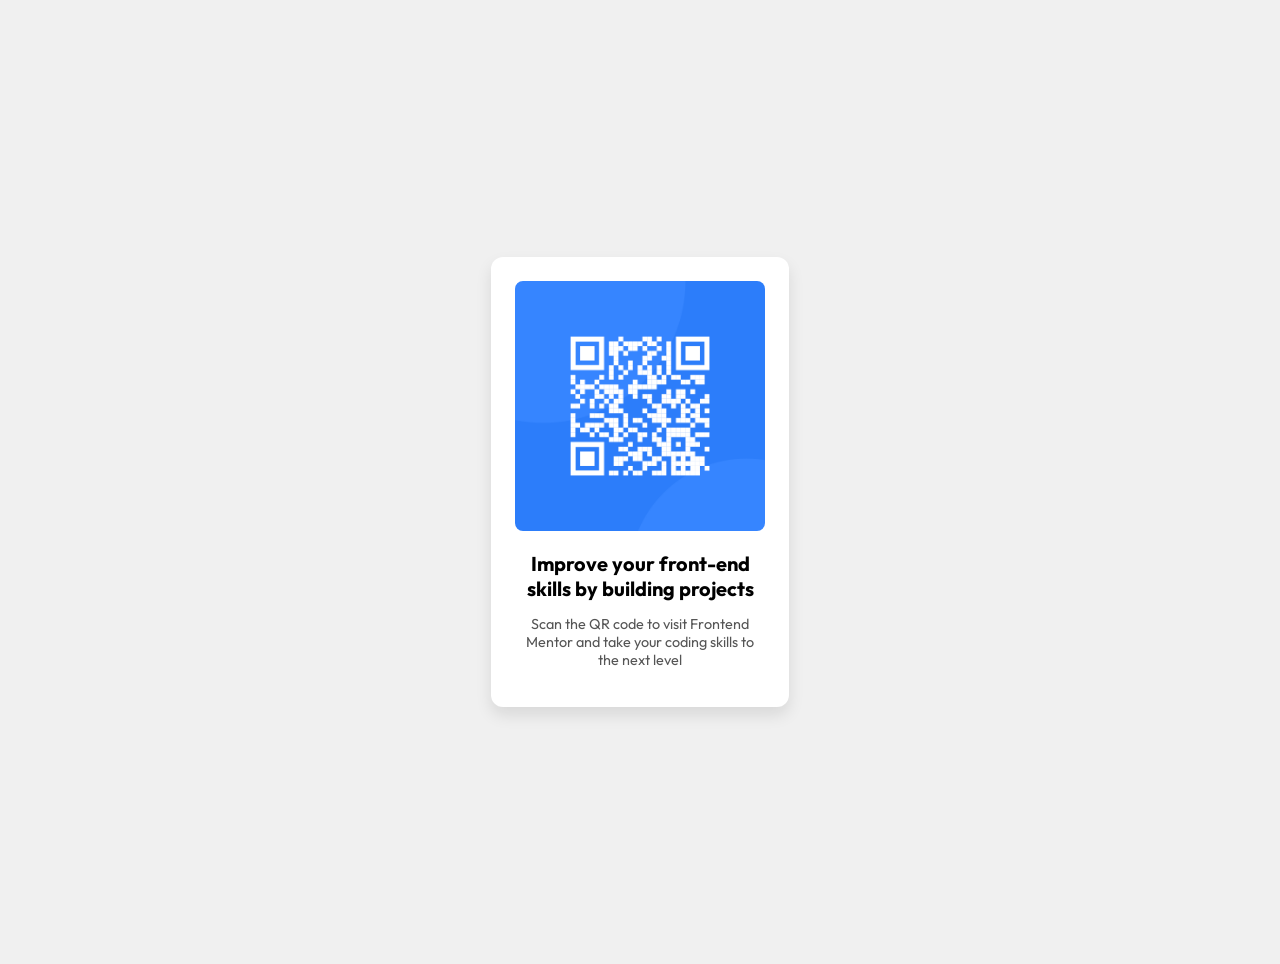
<file: index.html>
<!DOCTYPE html>
<html lang="en">
<head>
  <meta charset="UTF-8">
  <meta name="viewport" content="width=device-width, initial-scale=1">
  <title>QR Code Component</title>
  <link rel="preconnect" href="https://fonts.googleapis.com">
<link rel="preconnect" href="https://fonts.gstatic.com" crossorigin>
<link href="https://fonts.googleapis.com/css2?family=Outfit:wght@100..900&display=swap" rel="stylesheet">
<link rel ="stylesheet" href="index.css">
   
</head>
<body>
  <div class="qr-card">
    <img src="images/image-qr-code.png" alt="QR Code">
    <h1>Improve your front-end skills by building projects</h1>
    <p>Scan the QR code to visit Frontend
        <br>
         Mentor and take your coding skills to the next level</p>
  </div>
</body>
</file>
<file: index.css>
body {
    font-family: Arial, sans-serif;
    background: #f0f0f0;
    margin: 0;
    padding: 2rem;
    display: flex;
    justify-content: center;
    align-items: center;
    height: 100vh;
  }
  .qr-card {
    background: white;
    padding: 1.5rem;
    border-radius: 12px;
    max-width: 250px;
    width: 70%;
    box-shadow: 0 8px 16px rgba(0, 0, 0, 0.1);
    text-align: center;
  }
  .qr-card img {
    width: 100%;
    border-radius: 8px;
  }
  .qr-card h1 {
    margin: 1rem 0 0.5rem;
    font-size: 20px;
    font-family: Outfit;
    font-weight: 400, 700;
     
  }
  .qr-card p {
    font-size: 0.9rem;
    color: #555;
    font-family: Outfit;
    font-weight: 400, 700;
  }
</file>
